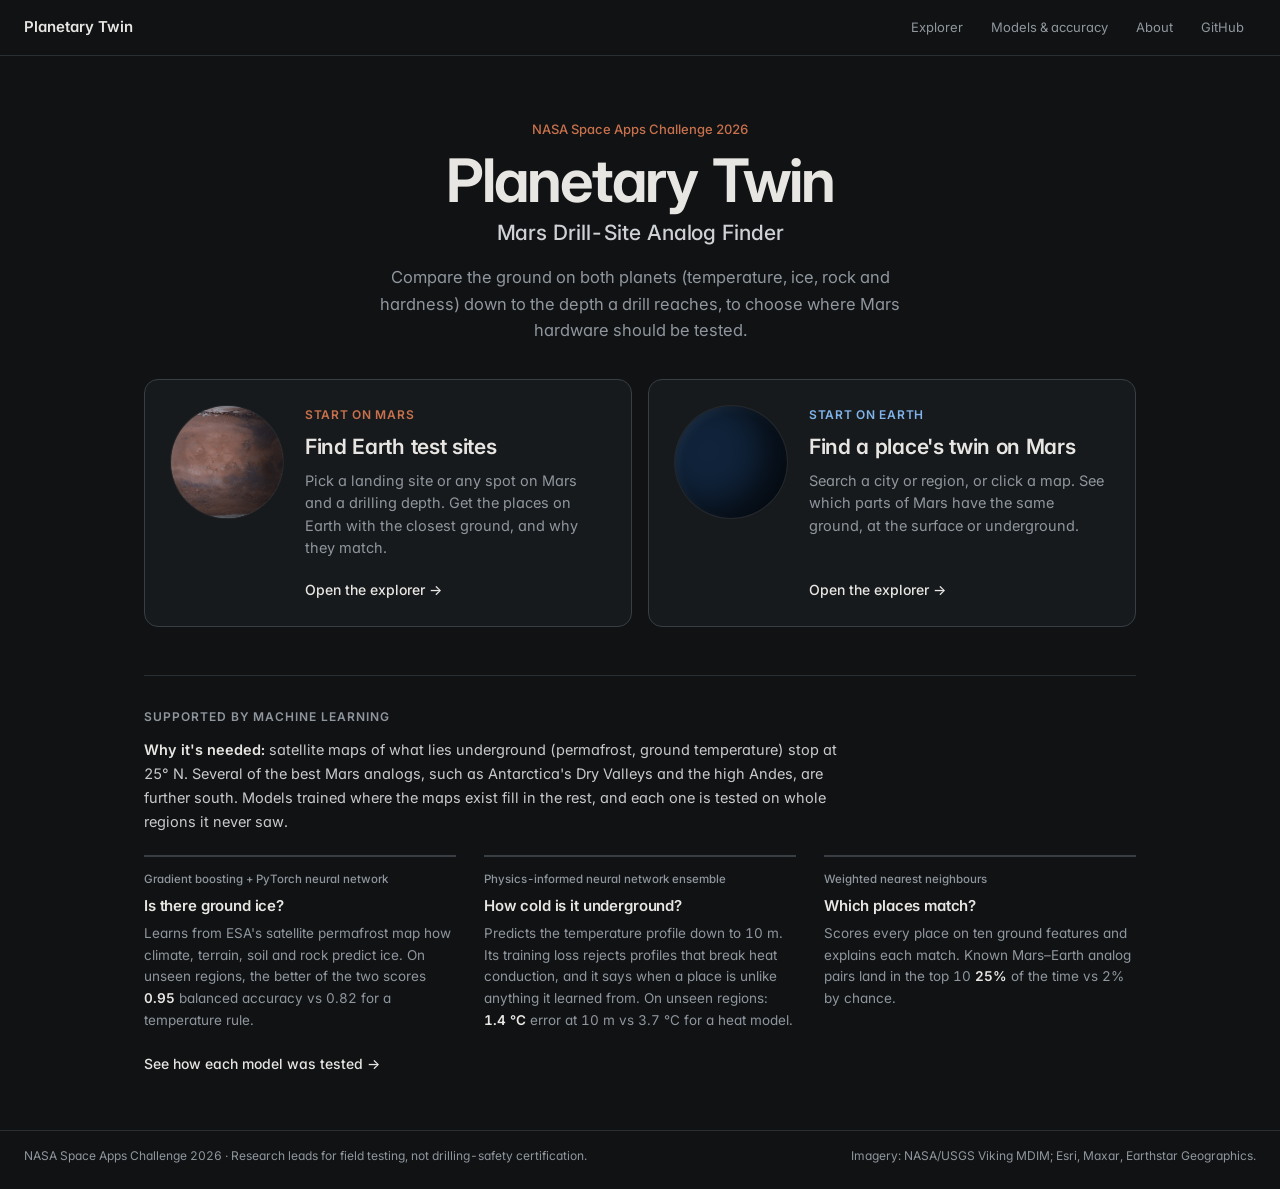
<file: web/index.html>
<!doctype html>
<html lang="en">
<head>
  <meta charset="utf-8" />
  <meta name="viewport" content="width=device-width, initial-scale=1" />
  <meta name="theme-color" content="#101214" />
  <title>Planetary Twin: Mars Drill-Site Analog Finder</title>
  <meta name="description" content="Compare ground conditions on Mars and Earth (temperature, ice, rock and hardness) at the depth a drill reaches, to choose where Mars hardware is tested." />
  <link rel="preconnect" href="https://fonts.googleapis.com" />
  <link rel="preconnect" href="https://fonts.gstatic.com" crossorigin />
  <link rel="stylesheet" href="https://fonts.googleapis.com/css2?family=Inter:wght@400;500;600;700&display=swap" />
  <link rel="stylesheet" href="./styles.css" />
  <script>
    // Older shared links pointed at index.html#lat=..; send them to the explorer.
    if (/(^|[#&])(lat|mode|elat|q)=/.test(location.hash.slice(1))) location.replace('./app.html' + location.hash);
  </script>
</head>
<body class="home">
  <header class="topbar">
    <a class="brand" href="./index.html"><strong>Planetary Twin</strong></a>
    <nav><a href="./app.html">Explorer</a><a href="./app.html#accuracy">Models<span class="nav-long"> &amp; accuracy</span></a><a href="./about.html">About</a><a href="https://github.com/dominic-chw/SpaceApps2026" target="_blank" rel="noopener noreferrer" class="nav-gh">GitHub</a></nav>
  </header>

  <main class="home-main">
    <section class="home-hero">
      <p class="kicker">NASA Space Apps Challenge 2026</p>
      <h1>Planetary Twin</h1>
      <p class="home-sub">Mars Drill-Site Analog Finder</p>
      <p class="home-lede">Compare the ground on both planets (temperature, ice, rock and hardness) down to the depth a drill reaches, to choose where Mars hardware should be tested.</p>
    </section>

    <div class="choices">
      <a class="choice mars" href="./app.html">
        <span class="planet mars" aria-hidden="true"></span>
        <span class="choice-body">
          <span class="choice-kicker">Start on Mars</span>
          <strong>Find Earth test sites</strong>
          <span class="choice-text">Pick a landing site or any spot on Mars and a drilling depth. Get the places on Earth with the closest ground, and why they match.</span>
          <span class="choice-go">Open the explorer <span aria-hidden="true">→</span></span>
        </span>
      </a>
      <a class="choice earth" href="./app.html#mode=reverse">
        <span class="planet earth" aria-hidden="true"></span>
        <span class="choice-body">
          <span class="choice-kicker">Start on Earth</span>
          <strong>Find a place's twin on Mars</strong>
          <span class="choice-text">Search a city or region, or click a map. See which parts of Mars have the same ground, at the surface or underground.</span>
          <span class="choice-go">Open the explorer <span aria-hidden="true">→</span></span>
        </span>
      </a>
    </div>

    <section class="home-ml" aria-labelledby="ml-title">
      <h2 id="ml-title">Supported by machine learning</h2>
      <p class="ml-why"><strong>Why it's needed:</strong> satellite maps of what lies underground (permafrost, ground temperature) stop at 25° N. Several of the best Mars analogs, such as Antarctica's Dry Valleys and the high Andes, are further south. Models trained where the maps exist fill in the rest, and each one is tested on whole regions it never saw.</p>
      <div class="ml-items">
        <div class="ml-item">
          <span class="ml-kicker">Gradient boosting + PyTorch neural network</span>
          <h3>Is there ground ice?</h3>
          <p>Learns from ESA's satellite permafrost map how climate, terrain, soil and rock predict ice.<span data-ml="ice"></span></p>
        </div>
        <div class="ml-item">
          <span class="ml-kicker">Physics-informed neural network ensemble</span>
          <h3>How cold is it underground?</h3>
          <p>Predicts the temperature profile down to 10 m. Its training loss rejects profiles that break heat conduction, and it says when a place is unlike anything it learned from.<span data-ml="temp"></span></p>
        </div>
        <div class="ml-item">
          <span class="ml-kicker">Weighted nearest neighbours</span>
          <h3>Which places match?</h3>
          <p>Scores every place on ten ground features and explains each match.<span data-ml="match"></span></p>
        </div>
      </div>
      <a class="ml-link" href="./app.html#accuracy">See how each model was tested <span aria-hidden="true">→</span></a>
    </section>
  </main>

  <footer>
    <span>NASA Space Apps Challenge 2026 · Research leads for field testing, not drilling-safety certification.</span>
    <span>Imagery: NASA/USGS Viking MDIM; Esri, Maxar, Earthstar Geographics.</span>
  </footer>

  <script>
    // Tested numbers, read from the pipeline outputs (held-out regions / pairs only).
    (() => {
      const get = p => fetch(new URL(p, new URL('../', location.href)), {cache: 'no-cache'}).then(r => r.ok ? r.json() : null).catch(() => null);
      const mean = xs => xs.length ? xs.reduce((a, b) => a + b, 0) / xs.length : null;
      const put = (k, html) => { const el = document.querySelector(`[data-ml="${k}"]`); if (el) el.innerHTML = ' ' + html; };
      Promise.all([get('output/ml_report.json'), get('output/validation.json')]).then(([ml, v]) => {
        const pm = ml && ml.permafrost_model;
        if (pm) {
          const rs = Object.values(pm.leave_region_out || {}).filter(r => r.model && r.model.balanced_accuracy != null && r.temperature_rule);
          const best = mean(rs.map(r => Math.max(r.model.balanced_accuracy, r.nn ? r.nn.balanced_accuracy : 0)));
          const rule = mean(rs.map(r => r.temperature_rule.balanced_accuracy));
          if (best != null && rule != null) put('ice', `On unseen regions, the better of the two scores <b>${best.toFixed(2)}</b> balanced accuracy vs ${rule.toFixed(2)} for a temperature rule.`);
        }
        const pn = ml && ml.profile_nn;
        if (pn && pn.leave_region_out) {
          const rs = Object.values(pn.leave_region_out).filter(r => r.physics_informed_nn && r.heat_model);
          const nn = mean(rs.map(r => r.physics_informed_nn.rmse_10m)), heat = mean(rs.map(r => r.heat_model.rmse_10m));
          if (nn != null && heat != null) put('temp', `On unseen regions: <b>${nn.toFixed(1)}&nbsp;°C</b> error at 10&nbsp;m vs ${heat.toFixed(1)}&nbsp;°C for a heat model.`);
        }
        if (v && v.overall && !v.fake) put('match', `Known Mars–Earth analog pairs land in the top 10 <b>${Math.round(v.overall.recall_at_10 * 100)}%</b> of the time vs ${Math.round(v.overall.random_recall_at_10 * 100)}% by chance.`);
      });
    })();
  </script>
</body>
</html>
</file>
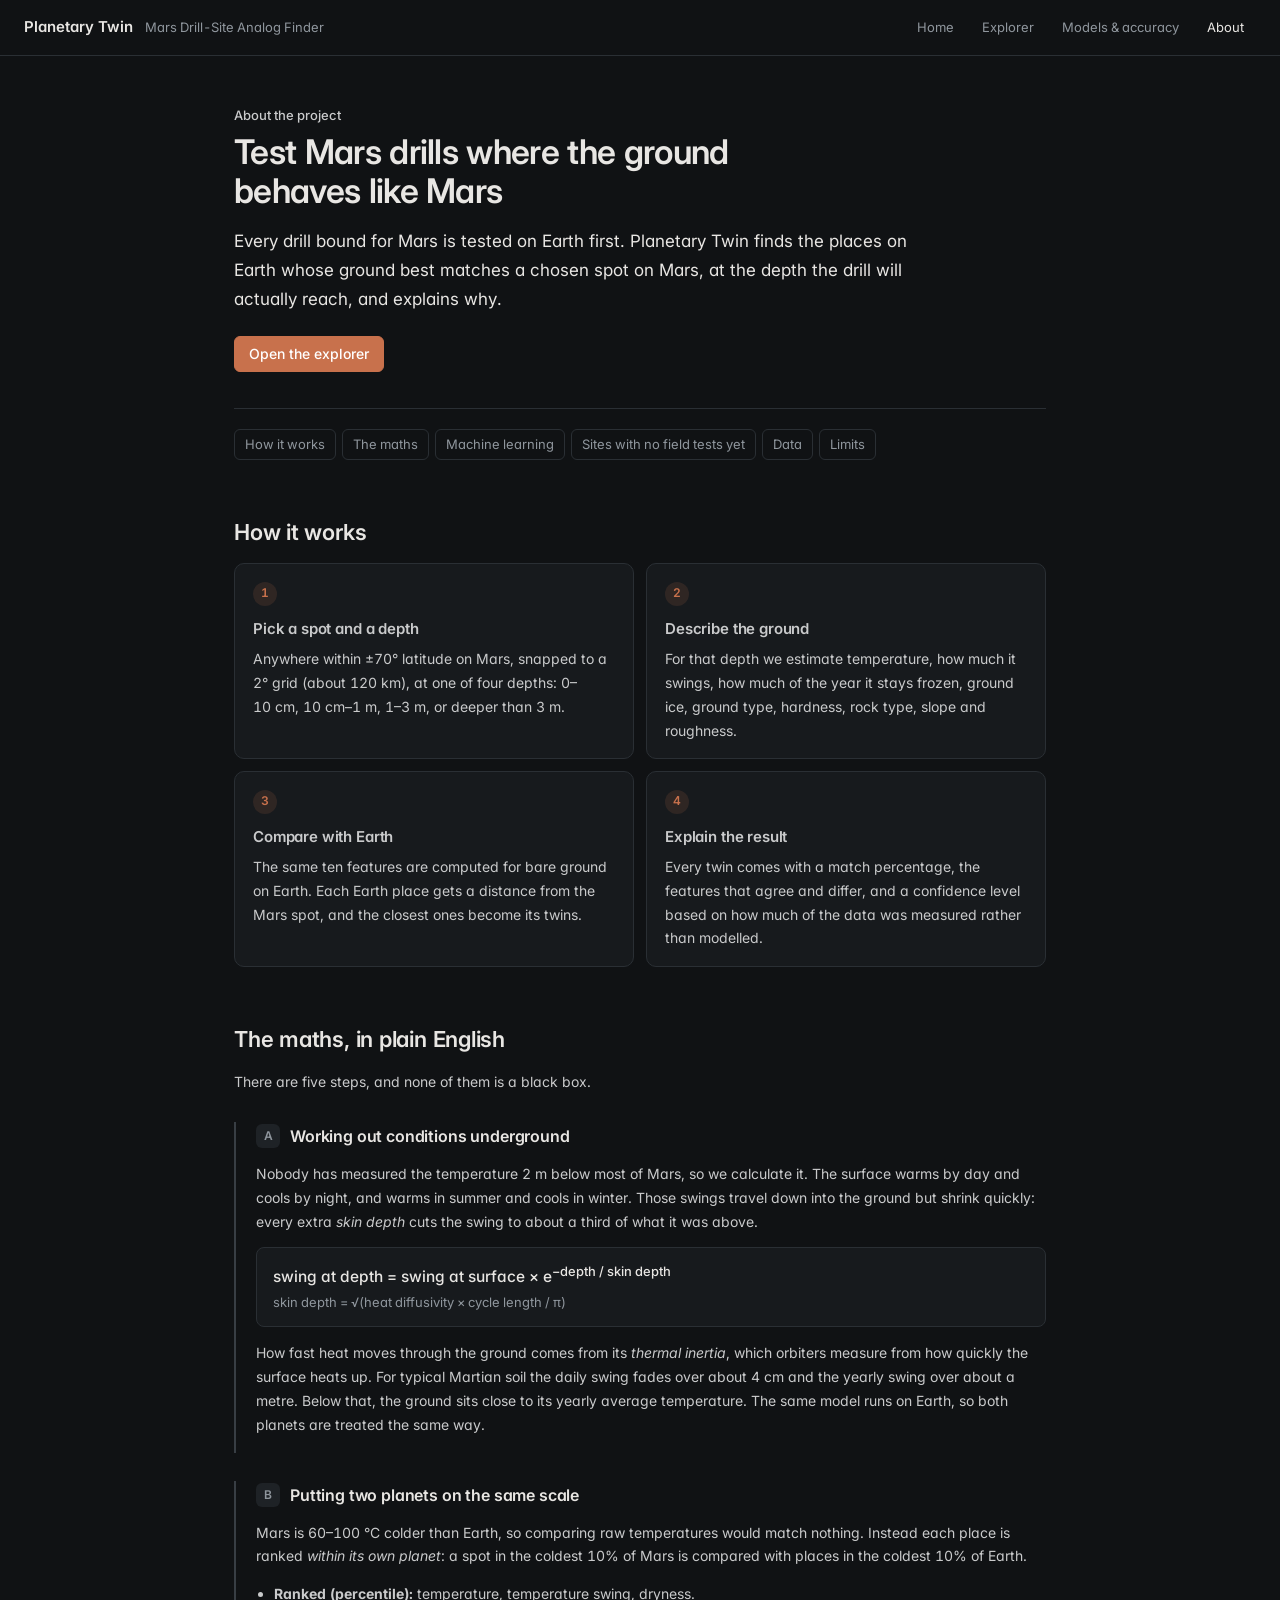
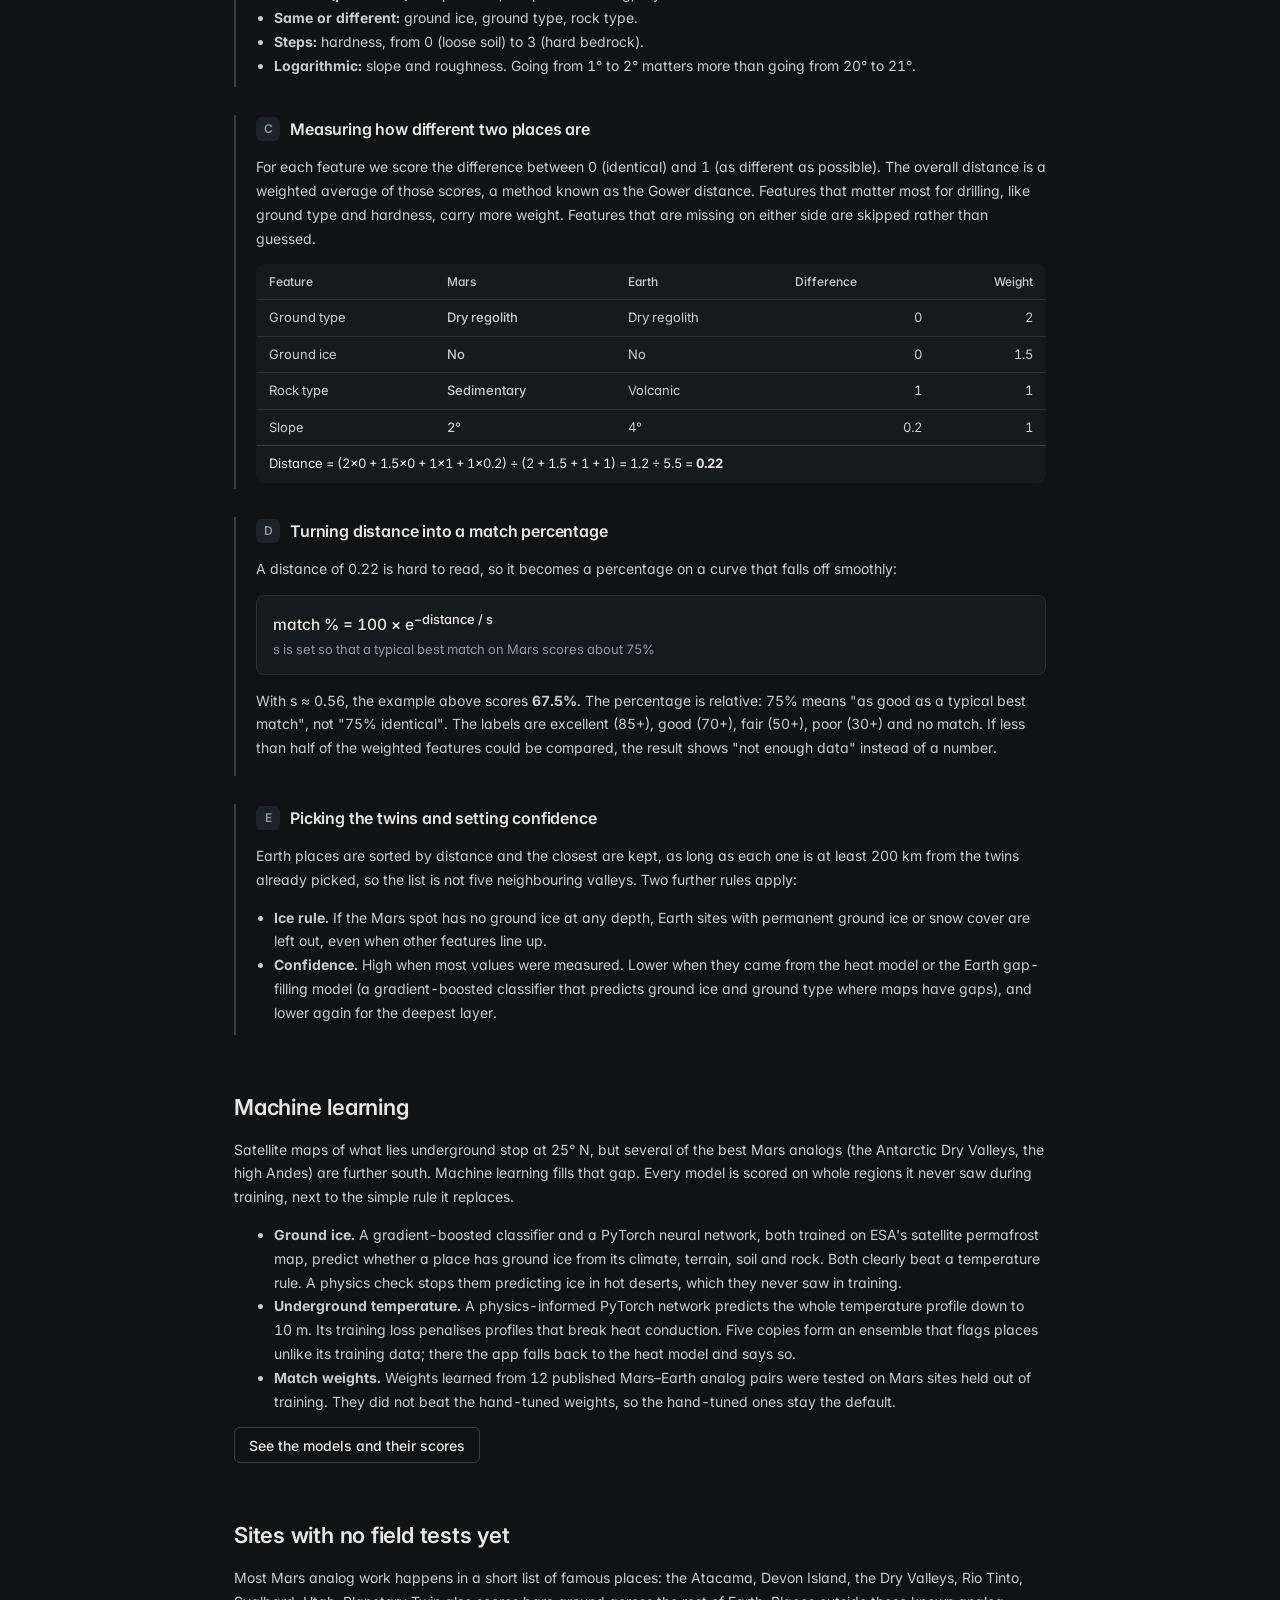
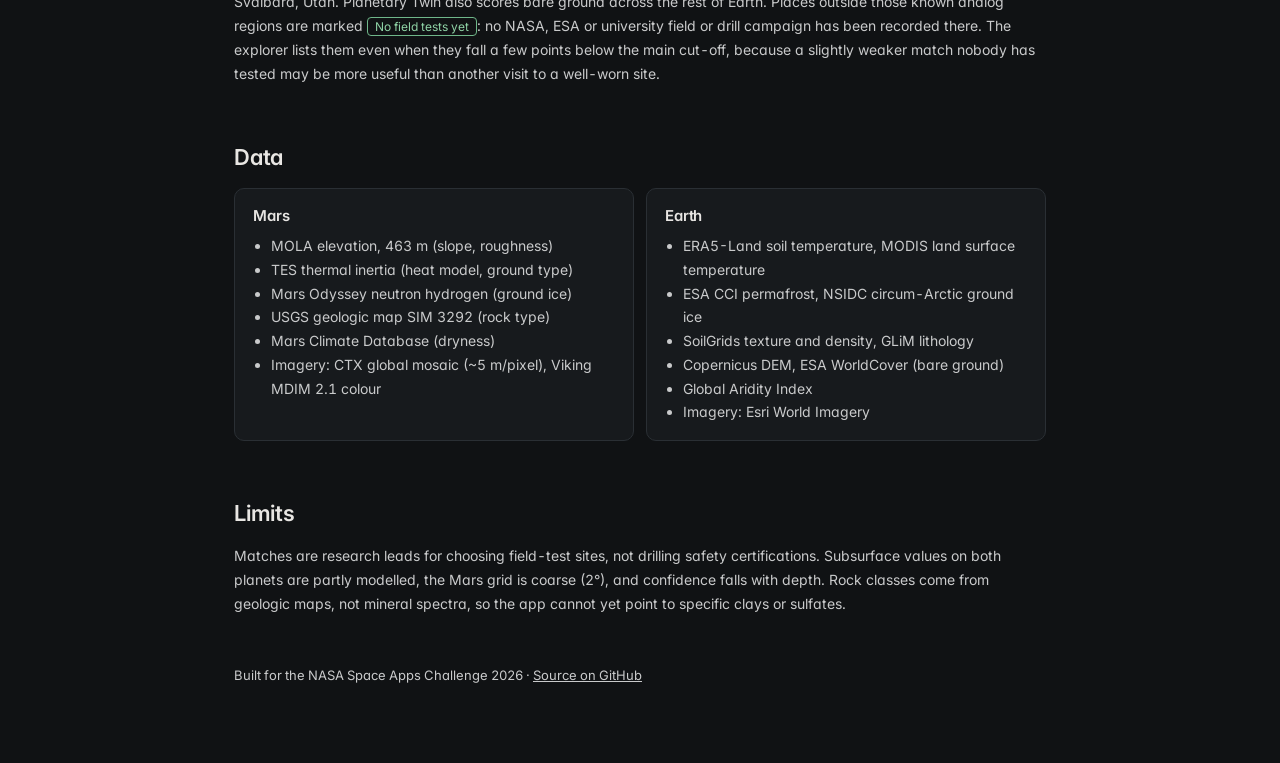
<file: web/about.html>
<!doctype html>
<html lang="en">
<head>
  <meta charset="utf-8" />
  <meta name="viewport" content="width=device-width, initial-scale=1" />
  <meta name="theme-color" content="#101214" />
  <title>About · Planetary Twin: Mars Drill-Site Analog Finder</title>
  <link rel="preconnect" href="https://fonts.googleapis.com" />
  <link rel="preconnect" href="https://fonts.gstatic.com" crossorigin />
  <link rel="stylesheet" href="https://fonts.googleapis.com/css2?family=Inter:wght@400;500;600;700&display=swap" />
  <link rel="stylesheet" href="./styles.css" />
</head>
<body>
  <header class="topbar">
    <a class="brand" href="./index.html"><strong>Planetary Twin</strong><span>Mars Drill-Site Analog Finder</span></a>
    <nav><a href="./index.html">Home</a><a href="./app.html">Explorer</a><a href="./app.html#accuracy">Models<span class="nav-long"> &amp; accuracy</span></a><a href="./about.html" aria-current="page">About</a></nav>
  </header>

  <main class="about">
    <section class="about-hero">
      <p class="kicker">About the project</p>
      <h1>Test Mars drills where the ground behaves like Mars</h1>
      <p class="lede">Every drill bound for Mars is tested on Earth first. Planetary Twin finds the places on Earth whose ground best matches a chosen spot on Mars, at the depth the drill will actually reach, and explains why.</p>
      <a class="btn" href="./app.html">Open the explorer</a>
    </section>

    <nav class="toc" aria-label="On this page">
      <a href="#how">How it works</a><a href="#maths">The maths</a><a href="#ml">Machine learning</a><a href="#untested">Sites with no field tests yet</a><a href="#data">Data</a><a href="#limits">Limits</a>
    </nav>

    <section id="how">
      <h2>How it works</h2>
      <ol class="steps">
        <li><span class="step-n">1</span><h3>Pick a spot and a depth</h3><p>Anywhere within ±70° latitude on Mars, snapped to a 2° grid (about 120 km), at one of four depths: 0–10 cm, 10 cm–1 m, 1–3 m, or deeper than 3 m.</p></li>
        <li><span class="step-n">2</span><h3>Describe the ground</h3><p>For that depth we estimate temperature, how much it swings, how much of the year it stays frozen, ground ice, ground type, hardness, rock type, slope and roughness.</p></li>
        <li><span class="step-n">3</span><h3>Compare with Earth</h3><p>The same ten features are computed for bare ground on Earth. Each Earth place gets a distance from the Mars spot, and the closest ones become its twins.</p></li>
        <li><span class="step-n">4</span><h3>Explain the result</h3><p>Every twin comes with a match percentage, the features that agree and differ, and a confidence level based on how much of the data was measured rather than modelled.</p></li>
      </ol>
    </section>

    <section id="maths">
      <h2>The maths, in plain English</h2>
      <p>There are five steps, and none of them is a black box.</p>

      <div class="math">
        <h3><span>A</span>Working out conditions underground</h3>
        <p>Nobody has measured the temperature 2 m below most of Mars, so we calculate it. The surface warms by day and cools by night, and warms in summer and cools in winter. Those swings travel down into the ground but shrink quickly: every extra <em>skin depth</em> cuts the swing to about a third of what it was above.</p>
        <div class="formula">swing at depth = swing at surface × e<sup>−depth / skin depth</sup><span>skin depth = √(heat diffusivity × cycle length / π)</span></div>
        <p>How fast heat moves through the ground comes from its <em>thermal inertia</em>, which orbiters measure from how quickly the surface heats up. For typical Martian soil the daily swing fades over about 4 cm and the yearly swing over about a metre. Below that, the ground sits close to its yearly average temperature. The same model runs on Earth, so both planets are treated the same way.</p>
      </div>

      <div class="math">
        <h3><span>B</span>Putting two planets on the same scale</h3>
        <p>Mars is 60–100 °C colder than Earth, so comparing raw temperatures would match nothing. Instead each place is ranked <em>within its own planet</em>: a spot in the coldest 10% of Mars is compared with places in the coldest 10% of Earth.</p>
        <ul>
          <li><strong>Ranked (percentile):</strong> temperature, temperature swing, dryness.</li>
          <li><strong>Same or different:</strong> ground ice, ground type, rock type.</li>
          <li><strong>Steps:</strong> hardness, from 0 (loose soil) to 3 (hard bedrock).</li>
          <li><strong>Logarithmic:</strong> slope and roughness. Going from 1° to 2° matters more than going from 20° to 21°.</li>
        </ul>
      </div>

      <div class="math">
        <h3><span>C</span>Measuring how different two places are</h3>
        <p>For each feature we score the difference between 0 (identical) and 1 (as different as possible). The overall distance is a weighted average of those scores, a method known as the Gower distance. Features that matter most for drilling, like ground type and hardness, carry more weight. Features that are missing on either side are skipped rather than guessed.</p>
        <table class="example">
          <thead><tr><th>Feature</th><th>Mars</th><th>Earth</th><th>Difference</th><th>Weight</th></tr></thead>
          <tbody>
            <tr><td>Ground type</td><td>Dry regolith</td><td>Dry regolith</td><td>0</td><td>2</td></tr>
            <tr><td>Ground ice</td><td>No</td><td>No</td><td>0</td><td>1.5</td></tr>
            <tr><td>Rock type</td><td>Sedimentary</td><td>Volcanic</td><td>1</td><td>1</td></tr>
            <tr><td>Slope</td><td>2°</td><td>4°</td><td>0.2</td><td>1</td></tr>
          </tbody>
          <tfoot><tr><td colspan="5">Distance = (2×0 + 1.5×0 + 1×1 + 1×0.2) ÷ (2 + 1.5 + 1 + 1) = 1.2 ÷ 5.5 = <strong>0.22</strong></td></tr></tfoot>
        </table>
      </div>

      <div class="math">
        <h3><span>D</span>Turning distance into a match percentage</h3>
        <p>A distance of 0.22 is hard to read, so it becomes a percentage on a curve that falls off smoothly:</p>
        <div class="formula">match % = 100 × e<sup>−distance / s</sup><span>s is set so that a typical best match on Mars scores about 75%</span></div>
        <p>With s ≈ 0.56, the example above scores <strong>67.5%</strong>. The percentage is relative: 75% means "as good as a typical best match", not "75% identical". The labels are excellent (85+), good (70+), fair (50+), poor (30+) and no match. If less than half of the weighted features could be compared, the result shows "not enough data" instead of a number.</p>
      </div>

      <div class="math">
        <h3><span>E</span>Picking the twins and setting confidence</h3>
        <p>Earth places are sorted by distance and the closest are kept, as long as each one is at least 200 km from the twins already picked, so the list is not five neighbouring valleys. Two further rules apply:</p>
        <ul>
          <li><strong>Ice rule.</strong> If the Mars spot has no ground ice at any depth, Earth sites with permanent ground ice or snow cover are left out, even when other features line up.</li>
          <li><strong>Confidence.</strong> High when most values were measured. Lower when they came from the heat model or the Earth gap-filling model (a gradient-boosted classifier that predicts ground ice and ground type where maps have gaps), and lower again for the deepest layer.</li>
        </ul>
      </div>
    </section>

    <section id="ml">
      <h2>Machine learning</h2>
      <p>Satellite maps of what lies underground stop at 25° N, but several of the best Mars analogs (the Antarctic Dry Valleys, the high Andes) are further south. Machine learning fills that gap. Every model is scored on whole regions it never saw during training, next to the simple rule it replaces.</p>
      <ul>
        <li><strong>Ground ice.</strong> A gradient-boosted classifier and a PyTorch neural network, both trained on ESA's satellite permafrost map, predict whether a place has ground ice from its climate, terrain, soil and rock. Both clearly beat a temperature rule. A physics check stops them predicting ice in hot deserts, which they never saw in training.</li>
        <li><strong>Underground temperature.</strong> A physics-informed PyTorch network predicts the whole temperature profile down to 10 m. Its training loss penalises profiles that break heat conduction. Five copies form an ensemble that flags places unlike its training data; there the app falls back to the heat model and says so.</li>
        <li><strong>Match weights.</strong> Weights learned from 12 published Mars–Earth analog pairs were tested on Mars sites held out of training. They did not beat the hand-tuned weights, so the hand-tuned ones stay the default.</li>
      </ul>
      <p><a class="btn ghost" href="./app.html#accuracy">See the models and their scores</a></p>
    </section>

    <section id="untested">
      <h2>Sites with no field tests yet</h2>
      <p>Most Mars analog work happens in a short list of famous places: the Atacama, Devon Island, the Dry Valleys, Rio Tinto, Svalbard, Utah. Planetary Twin also scores bare ground across the rest of Earth. Places outside those known analog regions are marked <span class="inline-tag">No field tests yet</span>: no NASA, ESA or university field or drill campaign has been recorded there. The explorer lists them even when they fall a few points below the main cut-off, because a slightly weaker match nobody has tested may be more useful than another visit to a well-worn site.</p>
    </section>

    <section id="data">
      <h2>Data</h2>
      <div class="data-grid">
        <div><h3>Mars</h3><ul>
          <li>MOLA elevation, 463 m (slope, roughness)</li>
          <li>TES thermal inertia (heat model, ground type)</li>
          <li>Mars Odyssey neutron hydrogen (ground ice)</li>
          <li>USGS geologic map SIM 3292 (rock type)</li>
          <li>Mars Climate Database (dryness)</li>
          <li>Imagery: CTX global mosaic (~5 m/pixel), Viking MDIM 2.1 colour</li>
        </ul></div>
        <div><h3>Earth</h3><ul>
          <li>ERA5-Land soil temperature, MODIS land surface temperature</li>
          <li>ESA CCI permafrost, NSIDC circum-Arctic ground ice</li>
          <li>SoilGrids texture and density, GLiM lithology</li>
          <li>Copernicus DEM, ESA WorldCover (bare ground)</li>
          <li>Global Aridity Index</li>
          <li>Imagery: Esri World Imagery</li>
        </ul></div>
      </div>
    </section>

    <section id="limits">
      <h2>Limits</h2>
      <p>Matches are research leads for choosing field-test sites, not drilling safety certifications. Subsurface values on both planets are partly modelled, the Mars grid is coarse (2°), and confidence falls with depth. Rock classes come from geologic maps, not mineral spectra, so the app cannot yet point to specific clays or sulfates.</p>
    </section>

    <p class="about-foot muted">Built for the NASA Space Apps Challenge 2026 · <a href="https://github.com/dominic-chw/SpaceApps2026" target="_blank" rel="noopener noreferrer">Source on GitHub</a></p>
  </main>
</body>
</html>
</file>
<file: web/styles.css>
:root {
  --bg: #101214;
  --surface: #171a1d;
  --surface-2: #1e2226;
  --line: #2a2f34;
  --line-2: #383e44;
  --text: #e8e6e3;
  --muted: #8f969d;
  --accent: #c8714c;
  --accent-soft: rgba(200, 113, 76, .14);
  --excellent: #5fae7c;
  --good: #8fb35d;
  --fair: #d1a640;
  --poor: #d0794a;
  --none: #b85a50;
  --radius: 10px;
  --header: 56px;
}

* { box-sizing: border-box; }
html { color-scheme: dark; }
body {
  margin: 0;
  background: var(--bg);
  color: var(--text);
  font: 14px/1.5 Inter, system-ui, -apple-system, "Segoe UI", sans-serif;
  font-feature-settings: "tnum" 1, "cv11" 1;
  -webkit-font-smoothing: antialiased;
}
a { color: inherit; }
h1, h2, h3 { margin: 0; font-weight: 600; letter-spacing: -.01em; }
.muted { color: var(--muted); }
[hidden] { display: none !important; }

/* Header */
.topbar {
  height: var(--header);
  display: flex; align-items: center; justify-content: space-between;
  padding: 0 24px;
  border-bottom: 1px solid var(--line);
}
.brand { display: flex; align-items: baseline; gap: 12px; text-decoration: none; }
.brand strong { font-size: 15px; font-weight: 600; }
.brand span { color: var(--muted); font-size: 13px; }
nav { display: flex; gap: 4px; }
nav a { text-decoration: none; color: var(--muted); padding: 6px 12px; border-radius: 6px; font-size: 13px; }
nav a:hover { color: var(--text); background: var(--surface-2); }
nav a[aria-current="page"] { color: var(--text); }

/* Main layout: everything important fits in the first screen */
.app {
  display: grid;
  grid-template-columns: 360px minmax(0, 1fr);
  gap: 20px;
  padding: 20px 24px;
}
.side { display: flex; flex-direction: column; gap: 16px; min-width: 0; }
.main { display: flex; flex-direction: column; gap: 14px; min-width: 0; }

/* Globe */
.globe-wrap {
  position: relative;
  aspect-ratio: 1 / 0.92;
  background: var(--bg);
  border: 1px solid var(--line);
  border-radius: var(--radius);
  overflow: hidden;
}
.globe-wrap canvas { position: absolute; inset: 0; width: 100%; height: 100%; display: block; cursor: crosshair; outline: none; }
.globe-wrap.is-dragging canvas { cursor: grabbing; }
.globe-hint { position: absolute; left: 12px; bottom: 10px; margin: 0; font-size: 12px; color: var(--muted); pointer-events: none; }
.globe-zoom { position: absolute; right: 10px; top: 10px; display: flex; flex-direction: column; gap: 4px; z-index: 2; }
.globe-zoom button {
  width: 28px; height: 28px; border-radius: 6px;
  border: 1px solid var(--line-2); background: rgba(23, 26, 29, .9);
  color: var(--text); font-size: 14px; line-height: 1; cursor: pointer;
}
.globe-zoom button:hover { border-color: var(--muted); }

/* Controls */
.controls { display: flex; flex-direction: column; gap: 16px; }
.field { display: flex; flex-direction: column; gap: 6px; }
.label { font-size: 12px; font-weight: 500; color: var(--muted); }
.hint { margin: 0; font-size: 12px; color: var(--muted); min-height: 18px; }
.coords { display: grid; grid-template-columns: 1fr 1fr auto; gap: 8px; }
.coords label { position: relative; display: block; }
.coords label span { position: absolute; left: 10px; top: 50%; transform: translateY(-50%); font-size: 12px; color: var(--muted); pointer-events: none; }
input[type=number], select {
  width: 100%; height: 36px;
  background: var(--surface); color: var(--text);
  border: 1px solid var(--line-2); border-radius: 6px;
  font: inherit; font-size: 14px;
}
input[type=number] { padding: 0 8px 0 58px; text-align: right; -moz-appearance: textfield; }
.coords label:first-child input { padding-left: 38px; }
input[type=number]::-webkit-inner-spin-button { display: none; }
select { padding: 0 10px; cursor: pointer; }
input:focus-visible, select:focus-visible, button:focus-visible, canvas:focus-visible { outline: 2px solid var(--accent); outline-offset: 1px; }

.btn {
  height: 36px; padding: 0 14px;
  border: 1px solid var(--accent); border-radius: 6px;
  background: var(--accent); color: #fff;
  font: inherit; font-weight: 500; cursor: pointer;
}
.btn:hover { filter: brightness(1.08); }
.btn:disabled { opacity: .5; cursor: default; filter: none; }
.btn.ghost { background: transparent; color: var(--text); border-color: var(--line-2); }
.btn.ghost:hover:not(:disabled) { border-color: var(--muted); }

.segmented { display: grid; grid-template-columns: repeat(4, 1fr); border: 1px solid var(--line-2); border-radius: 6px; overflow: hidden; }
.segmented button {
  height: 34px; border: 0; border-left: 1px solid var(--line-2);
  background: var(--surface); color: var(--muted);
  font: inherit; font-size: 12.5px; cursor: pointer;
}
.segmented button:first-child { border-left: 0; }
.segmented button:hover { color: var(--text); }
.segmented button[aria-checked="true"] { background: var(--surface-2); color: var(--text); box-shadow: inset 0 -2px 0 var(--accent); }

/* Result header */
.result-head { display: flex; justify-content: space-between; align-items: flex-start; gap: 16px; }
.result-head h1 { font-size: 20px; }
.result-head p { margin: 2px 0 0; font-size: 13px; }

.notice { padding: 10px 12px; border-radius: 6px; font-size: 13px; background: rgba(209, 166, 64, .1); border: 1px solid rgba(209, 166, 64, .35); }
.notice.error { background: rgba(184, 90, 80, .12); border-color: rgba(184, 90, 80, .45); }

/* Twin cards with the match % up front */
.twins { list-style: none; margin: 0; padding: 0; display: grid; grid-template-columns: repeat(var(--n, 3), minmax(0, 1fr)); gap: 10px; }
@media (max-width: 720px) { .twins { grid-template-columns: repeat(2, minmax(0, 1fr)); } }
.twin {
  display: flex; flex-direction: column; gap: 6px;
  width: 100%; height: 100%; padding: 12px 14px;
  text-align: left; font: inherit; color: inherit;
  background: var(--surface); border: 1px solid var(--line); border-radius: var(--radius);
  cursor: pointer; transition: border-color .15s, background .15s;
}
.twin:hover { border-color: var(--line-2); }
.twin[aria-pressed="true"] { border-color: var(--accent); background: var(--surface-2); }
.twin .top { display: flex; justify-content: space-between; align-items: baseline; gap: 8px; }
.twin .rank { font-size: 12px; color: var(--muted); }
.twin .pct { font-size: 30px; font-weight: 600; line-height: 1.1; letter-spacing: -.02em; }
.twin .pct small { font-size: 16px; font-weight: 500; color: var(--muted); margin-left: 1px; }
.twin .name { font-weight: 500; line-height: 1.3; display: -webkit-box; -webkit-line-clamp: 2; -webkit-box-orient: vertical; overflow: hidden; }
.twin .meta { display: flex; align-items: center; gap: 8px; flex-wrap: wrap; font-size: 12px; color: var(--muted); }
.level { display: inline-flex; align-items: center; gap: 6px; font-size: 12px; color: var(--text); }
.level::before { content: ""; width: 8px; height: 8px; border-radius: 50%; background: var(--c, var(--muted)); }
.level.excellent { --c: var(--excellent); } .level.good { --c: var(--good); } .level.fair { --c: var(--fair); }
.level.poor { --c: var(--poor); } .level.no_match { --c: var(--none); }
.tag { font-size: 11px; padding: 1px 7px; border-radius: 4px; border: 1px solid var(--line-2); color: var(--muted); }
.tag.new { color: var(--accent); border-color: var(--accent); }
.tag.low { color: var(--fair); border-color: rgba(209, 166, 64, .5); }
.twin.skeleton { cursor: default; color: var(--muted); min-height: 104px; justify-content: center; }

/* Satellite views */
.views { display: grid; grid-template-columns: 1fr 1fr; gap: 10px; height: clamp(340px, calc(100vh - 380px), 560px); }
.view { margin: 0; display: flex; flex-direction: column; border: 1px solid var(--line); border-radius: var(--radius); overflow: hidden; background: var(--surface); }
.map { flex: 1; min-height: 300px; background: #0b0c0e; }
.view figcaption { display: flex; justify-content: space-between; gap: 12px; padding: 8px 12px; font-size: 13px; border-top: 1px solid var(--line); }
.view figcaption strong, .view figcaption span { min-width: 0; overflow: hidden; text-overflow: ellipsis; white-space: nowrap; }
.view figcaption span { color: var(--muted); text-align: right; flex-shrink: 0; max-width: 60%; }
.leaflet-container { font: inherit; background: #0b0c0e; }
.leaflet-control-attribution { background: rgba(16, 18, 20, .75) !important; color: var(--muted) !important; font-size: 10px; }
.leaflet-control-attribution a { color: var(--muted) !important; }
.leaflet-bar a { background: rgba(23, 26, 29, .92); color: var(--text); border-color: var(--line-2) !important; }
.leaflet-bar a:hover { background: var(--surface-2); color: var(--text); }
.leaflet-bar { border: 1px solid var(--line-2) !important; box-shadow: none !important; }
.pin { width: 22px; height: 22px; border-radius: 50%; border: 2px solid #fff; box-shadow: 0 0 0 1px rgba(0,0,0,.5); display: grid; place-items: center; font-size: 11px; font-weight: 600; color: #fff; background: rgba(0,0,0,.45); }
.pin.on { background: var(--accent); }
.findings:has(> :nth-child(4)) { grid-template-columns: 1fr 1fr; }
@media (max-width: 1080px) { .findings:has(> :nth-child(4)) { grid-template-columns: 1fr; } }
.fbar.plain i::after { background: #4f6f8f; }

/* Underground temperature (result card) */
.underground { grid-column: 1 / -1; border-top: 1px solid var(--line); padding-top: 10px; }
.ug-row { display: grid; grid-template-columns: repeat(5, minmax(0, 1fr)); gap: 6px; }
.ug-cell { display: flex; flex-direction: column; gap: 2px; padding: 6px 8px; border: 1px solid var(--line); border-radius: 4px; background: var(--surface-2); }
.ug-cell span { font-size: 11.5px; color: var(--muted); }
.ug-cell b { font-weight: 600; font-variant-numeric: tabular-nums; }
.ug-cell.frozen b { color: #7fb3ea; }
.ug-src { margin: 6px 0 0; font-size: 12px; color: var(--muted); }
.ug-warn { margin: 6px 0 0; padding: 8px 10px; border-radius: 4px; border: 1px solid rgba(208, 121, 74, .45); background: rgba(208, 121, 74, .08); font-size: 12.5px; }
@media (max-width: 520px) { .ug-row { grid-template-columns: repeat(3, minmax(0, 1fr)); } }

/* Why it matched */
.why { display: grid; grid-template-columns: 1fr 1fr auto; gap: 16px; padding: 12px 14px; border: 1px solid var(--line); border-radius: var(--radius); background: var(--surface); font-size: 13px; }
.why:empty { display: none; }
.why h3 { font-size: 12px; font-weight: 500; color: var(--muted); margin-bottom: 6px; }
.chips { display: flex; flex-wrap: wrap; gap: 6px; }
.chip { padding: 2px 8px; border-radius: 4px; background: var(--surface-2); border: 1px solid var(--line); }
.chip.diff { border-color: rgba(208, 121, 74, .45); }
.why .conf { text-align: right; white-space: nowrap; }
.why .campaigns { grid-column: 1 / -1; border-top: 1px solid var(--line); padding-top: 10px; }
.why .campaigns p { margin: 0 0 4px; }

.why-note { grid-column: 1 / -1; margin: 0; font-size: 12.5px; color: var(--muted); border-top: 1px solid var(--line); padding-top: 10px; }

/* Ground profile (side view) */
.profile-card, #weights-card { grid-column: 1 / -1; }
.card-head { display: flex; justify-content: space-between; align-items: baseline; gap: 16px; flex-wrap: wrap; margin-bottom: 12px; }
.card-head h2 { margin: 0; }
.card-head p { margin: 0; font-size: 12.5px; }
.profile { --cols: 92px minmax(0, 1fr) 110px minmax(0, 1fr); display: flex; flex-direction: column; }
.p-head, .p-surface, .p-row { display: grid; grid-template-columns: var(--cols); column-gap: 10px; }
.p-head { font-size: 13px; padding-bottom: 6px; }
.p-head > div { display: flex; gap: 8px; align-items: baseline; min-width: 0; }
.p-head > div:nth-child(3) { justify-content: center; color: var(--muted); font-size: 12px; }
.p-head span { color: var(--muted); font-size: 12px; overflow: hidden; text-overflow: ellipsis; white-space: nowrap; }
.ground-line { height: 6px; border-radius: 2px 2px 0 0; }
.ground-line.mars { background: #b8673f; }
.ground-line.earth { background: #8a7a55; }
.p-row { cursor: pointer; position: relative; }
.p-row[data-band="skin"] { --h: 58px; }
.p-row[data-band="upper_metre"] { --h: 72px; }
.p-row[data-band="drill_zone"] { --h: 88px; }
.p-row[data-band="deep"] { --h: 100px; }
.p-row[data-band="deep"] .stratum { border-radius: 0 0 6px 6px; }
.p-depth { display: flex; flex-direction: column; justify-content: center; border-top: 1px dashed var(--line-2); font-size: 12px; color: var(--muted); }
.p-depth strong { color: var(--text); font-weight: 500; font-size: 13px; }
.p-mid { display: flex; flex-direction: column; align-items: center; justify-content: center; gap: 2px; border-top: 1px dashed var(--line-2); }
.p-mid strong { font-size: 18px; font-weight: 600; }
.p-row.sel .p-depth strong, .p-row.sel .p-mid strong { color: var(--accent); }
.p-row:hover .stratum { filter: brightness(1.12); }
.p-row:focus-visible { outline: 2px solid var(--accent); outline-offset: 2px; }

.stratum {
  --rock: #6b5a4c;
  position: relative; min-height: var(--h); padding: 8px 10px;
  display: flex; align-items: center;
  border-top: 1px solid rgba(0, 0, 0, .35);
  background: radial-gradient(rgba(255, 255, 255, .16) 1px, transparent 1.5px) 0 0 / 8px 8px, var(--rock);
}
.p-row.sel .stratum { box-shadow: inset 0 0 0 2px var(--accent); }
.stratum[data-rock="volcanic"] { --rock: #4d4440; }
.stratum[data-rock="sedimentary"], i[data-rock="sedimentary"] { --rock: #8d6d4b; }
.stratum[data-rock="clay_sulfate"] { --rock: #a08a58; }
.stratum[data-rock="impact_mixed"] { --rock: #74533f; }
.stratum[data-rock="icy"] { --rock: #7f97a3; }
[data-ground="ice_cemented"] {
  background: radial-gradient(rgba(220, 240, 255, .5) 1px, transparent 1.6px) 0 0 / 8px 8px,
              linear-gradient(rgba(150, 195, 225, .38), rgba(150, 195, 225, .38)), var(--rock, #6b5a4c);
}
[data-ground="massive_ice"] {
  background: repeating-linear-gradient(135deg, rgba(255, 255, 255, .14) 0 2px, transparent 2px 11px), #8fb2c4;
}
[data-ground="bedrock"] {
  background: linear-gradient(rgba(0, 0, 0, .3) 1px, transparent 1px) 0 0 / 100% 16px,
              linear-gradient(90deg, rgba(0, 0, 0, .3) 1px, transparent 1px) 0 0 / 34px 16px, var(--rock, #4d4440);
}
.stratum:not([data-ground]) { background: var(--surface-2); }
/* drill string down to the chosen depth */
.p-row.drilled .stratum::after { content: ""; position: absolute; right: 22%; top: 0; bottom: 0; width: 3px; background: #d9d6d2; opacity: .85; }
.p-row.sel .stratum::after { bottom: 14px; }
.p-row.sel .stratum::before { content: ""; position: absolute; right: calc(22% - 5px); bottom: 4px; border: 6.5px solid transparent; border-top: 10px solid #d9d6d2; border-bottom: 0; }
.st-label { display: flex; flex-direction: column; gap: 1px; padding: 5px 9px; border-radius: 5px; background: rgba(16, 18, 20, .8); font-size: 12px; max-width: 72%; }
.st-label strong { font-size: 13px; font-weight: 500; }
.st-label small { color: var(--muted); font-size: 11.5px; }
.st-label .d { color: #e8936a; }
.p-legend { display: flex; flex-wrap: wrap; gap: 6px 16px; margin-top: 12px; font-size: 12px; color: var(--muted); align-items: center; }
.p-legend span { display: inline-flex; align-items: center; gap: 6px; }
.p-legend i { width: 18px; height: 12px; border-radius: 2px; --rock: #8d6d4b; }
.p-legend i[data-ground="dry_regolith"] { background: radial-gradient(rgba(255, 255, 255, .2) 1px, transparent 1.5px) 0 0 / 6px 6px, var(--rock); }
.p-legend i[data-ground="bedrock"] { --rock: #4d4440; }
.p-legend .d-key { color: #e8936a; margin-left: auto; }

/* Below the fold */
.below { display: grid; grid-template-columns: repeat(auto-fit, minmax(360px, 1fr)); gap: 16px; padding: 4px 24px 24px; align-items: start; }
.card { background: var(--surface); border: 1px solid var(--line); border-radius: var(--radius); padding: 16px 18px; }
.card h2 { font-size: 15px; margin-bottom: 12px; }
details.card summary { list-style: none; cursor: pointer; display: flex; justify-content: space-between; align-items: baseline; gap: 12px; }
details.card summary::-webkit-details-marker { display: none; }
details.card summary h2 { margin: 0; }
details.card summary .muted { font-size: 12px; }
details.card[open] summary { margin-bottom: 14px; }

table { width: 100%; border-collapse: collapse; font-size: 13px; }
th, td { text-align: left; padding: 7px 0; border-bottom: 1px solid var(--line); }
th { font-weight: 500; color: var(--muted); font-size: 12px; }
td:nth-child(2) { font-weight: 500; }
td:last-child, th:last-child { text-align: right; color: var(--muted); }
tr:last-child td { border-bottom: 0; }

.stats { display: grid; grid-template-columns: repeat(auto-fit, minmax(120px, 1fr)); gap: 10px; }
.stat { padding: 10px 12px; background: var(--surface-2); border-radius: 6px; }
.stat strong { display: block; font-size: 22px; font-weight: 600; }
.stat span { font-size: 12px; color: var(--muted); }
.validation-note { font-size: 12px; color: var(--muted); margin: 12px 0 0; }

.weights { display: grid; grid-template-columns: repeat(auto-fit, minmax(220px, 1fr)); gap: 10px 20px; }
.weight { display: grid; grid-template-columns: 1fr 36px; gap: 2px 8px; font-size: 13px; }
.weight input { grid-column: 1 / -1; accent-color: var(--accent); width: 100%; }
.weight output { text-align: right; color: var(--muted); }
.weight-actions { display: flex; gap: 8px; align-items: center; margin-top: 14px; font-size: 12px; color: var(--muted); }

footer { display: flex; flex-wrap: wrap; justify-content: space-between; gap: 8px 24px; padding: 16px 24px 24px; border-top: 1px solid var(--line); font-size: 12px; color: var(--muted); }

/* About page */
.about { max-width: 860px; margin: 0 auto; padding: 48px 24px 64px; }
.about section { margin-top: 56px; scroll-margin-top: 24px; }
.about .about-hero { margin-top: 0; }
.about h1 { font-size: 34px; line-height: 1.15; letter-spacing: -.02em; margin: 6px 0 14px; max-width: 24ch; }
.about h2 { font-size: 22px; margin-bottom: 14px; }
.about h3 { font-size: 15px; margin-bottom: 6px; }
.about p, .about li { color: #c9cacb; line-height: 1.7; }
.about .lede { font-size: 17px; color: var(--text); max-width: 62ch; margin-bottom: 22px; }
.about .btn { display: inline-flex; align-items: center; text-decoration: none; }
.kicker { margin: 0; font-size: 13px; color: var(--accent); font-weight: 500; }
.toc { display: flex; flex-wrap: wrap; gap: 6px; margin-top: 36px; padding-top: 20px; border-top: 1px solid var(--line); }
.toc a { text-decoration: none; font-size: 13px; color: var(--muted); padding: 5px 10px; border: 1px solid var(--line); border-radius: 6px; }
.toc a:hover { color: var(--text); border-color: var(--line-2); }

.steps { list-style: none; padding: 0; margin: 0; display: grid; grid-template-columns: repeat(2, minmax(0, 1fr)); gap: 12px; }
.steps li { background: var(--surface); border: 1px solid var(--line); border-radius: var(--radius); padding: 16px 18px; margin: 0; }
.steps p { margin: 0; font-size: 14px; }
.step-n { display: inline-grid; place-items: center; width: 24px; height: 24px; border-radius: 50%; background: var(--accent-soft); color: var(--accent); font-size: 12px; font-weight: 600; margin-bottom: 10px; }

.math { border-left: 2px solid var(--line-2); padding: 2px 0 2px 20px; margin: 28px 0; }
.math h3 { display: flex; align-items: center; gap: 10px; font-size: 16px; margin-bottom: 8px; }
.math h3 span { display: inline-grid; place-items: center; width: 24px; height: 24px; border-radius: 6px; background: var(--surface-2); color: var(--muted); font-size: 12px; }
.math ul { padding-left: 18px; margin: 8px 0; }
.formula {
  margin: 14px 0; padding: 14px 16px; border-radius: 8px; background: var(--surface); border: 1px solid var(--line);
  font-size: 15.5px; color: var(--text); font-weight: 500;
}
.formula span { display: block; margin-top: 4px; font-size: 13px; color: var(--muted); font-weight: 400; }
.example { margin: 14px 0 4px; background: var(--surface); border: 1px solid var(--line); border-radius: 8px; overflow: hidden; }
.example th, .example td { padding: 8px 12px; text-align: left; color: #c9cacb; }
.example td:last-child, .example th:last-child { text-align: right; }
.example td:nth-child(4) { text-align: right; }
.example tfoot td { border-top: 1px solid var(--line-2); border-bottom: 0; text-align: left !important; color: var(--text); font-weight: 400; }
.inline-tag { font-size: 12px; padding: 1px 7px; border-radius: 4px; border: 1px solid #6fb78a; color: #8fd3a6; }
.data-grid { display: grid; grid-template-columns: repeat(2, minmax(0, 1fr)); gap: 12px; }
.data-grid > div { background: var(--surface); border: 1px solid var(--line); border-radius: var(--radius); padding: 16px 18px; }
.data-grid ul { margin: 0; padding-left: 18px; }
.data-grid li { font-size: 14px; }
.about-foot { margin-top: 48px; font-size: 13px; }
@media (max-width: 640px) { .steps, .data-grid { grid-template-columns: 1fr; } .about h1 { font-size: 27px; } }

/* Smaller screens: stack */
@media (max-width: 1080px) {
  .app { grid-template-columns: 1fr; min-height: 0; }
  .side { display: grid; grid-template-columns: minmax(0, 1fr) minmax(0, 1fr); align-items: start; }
}
@media (max-width: 720px) {
  .topbar, .app, .below, footer { padding-left: 16px; padding-right: 16px; }
  .brand span { display: none; }
  .side, .views { grid-template-columns: 1fr; }
  .views { height: auto; }
  .map { min-height: 280px; height: 280px; }
  .why { grid-template-columns: 1fr; }
  .why .conf { text-align: left; }
  .below { grid-template-columns: 1fr; }
  .profile { --cols: 58px minmax(0, 1fr) 54px minmax(0, 1fr); }
  .p-head > div:nth-child(3) { font-size: 0; }
  .st-label { max-width: 100%; }
  .p-row.drilled .stratum::after, .p-row.sel .stratum::before { display: none; }
  .p-mid .level { display: none; }
}

/* Tooltips on feature chips and labels */
.chip, .u-label { position: relative; cursor: help; }
.chip:focus-visible, .u-label:focus-visible { outline: 2px solid var(--accent); outline-offset: 1px; }
.tip {
  display: none; position: absolute; left: 0; bottom: calc(100% + 8px); z-index: 1100;
  width: min(340px, 80vw); padding: 10px 12px;
  background: #22262b; border: 1px solid var(--line-2); border-radius: 8px;
  box-shadow: 0 8px 24px rgba(0, 0, 0, .45);
  font-size: 12px; line-height: 1.5; color: #cfd2d5; text-align: left; white-space: normal; font-weight: 400;
}
.tip strong { display: block; color: var(--text); font-size: 13px; font-weight: 600; margin-bottom: 4px; }
.tip-vals { display: grid; grid-template-columns: auto 1fr; gap: 2px 10px; margin-top: 8px; padding-top: 8px; border-top: 1px solid var(--line-2); }
.tip-vals span { color: var(--muted); }
.tip-vals b { font-weight: 500; color: var(--text); }
.tip-vals em { font-style: normal; color: var(--muted); }
.chip:hover .tip, .chip:focus .tip, .u-label:hover .tip, .u-label:focus .tip { display: block; }
.why > div:nth-child(2) .tip { left: auto; right: -40px; }

/* Untested candidate sites */
.untested { display: flex; align-items: center; gap: 8px; flex-wrap: wrap; margin-top: -4px; }
.u-label { font-size: 12px; color: var(--muted); padding-right: 4px; border-bottom: 1px dotted var(--muted); }
.u-chip {
  display: inline-flex; align-items: baseline; gap: 8px; height: 30px; padding: 0 10px;
  border: 1px dashed #6fb78a; border-radius: 6px; background: rgba(95, 174, 124, .08);
  color: var(--text); font: inherit; font-size: 12.5px; cursor: pointer;
}
.u-chip b { color: #8fd3a6; font-weight: 600; }
.u-chip[aria-pressed="true"] { border-style: solid; background: rgba(95, 174, 124, .18); }
.tag.new { color: #8fd3a6; border-color: #6fb78a; }
.pin.cand { border-style: dashed; background: rgba(46, 110, 70, .75); }
.pin.cand.on { background: #3f9a63; border-style: solid; }

/* Globe highlight */
.chips-toggle { display: flex; flex-wrap: wrap; gap: 6px; }
.chips-toggle button {
  height: 30px; padding: 0 10px; border-radius: 6px; border: 1px solid var(--line-2);
  background: var(--surface); color: var(--muted); font: inherit; font-size: 12.5px; cursor: pointer;
}
.chips-toggle button:hover { color: var(--text); }
.chips-toggle button[aria-checked="true"] { color: var(--text); border-color: var(--accent); background: var(--accent-soft); }
.globe-legend { margin-top: 4px; font-size: 12px; color: var(--muted); }
.globe-legend p { margin: 4px 0 0; line-height: 1.4; }
.gl-keys { display: flex; flex-wrap: wrap; align-items: center; gap: 4px 6px; color: var(--text); }
.gl-keys i { width: 10px; height: 10px; border-radius: 2px; display: inline-block; margin-left: 6px; }
.gl-keys i:first-child { margin-left: 0; }

/* ---------- Search direction tabs ---------- */
body:not(.mode-reverse) .rev-only, body.mode-reverse .fwd-only { display: none !important; }
.modetabs { display: flex; gap: 4px; padding: 0 24px; border-bottom: 1px solid var(--line); }
.modetabs button {
  display: flex; flex-direction: column; align-items: flex-start; gap: 1px;
  padding: 12px 16px 11px; margin-bottom: -1px; border: 0; border-bottom: 2px solid transparent;
  background: none; color: var(--muted); font: inherit; font-size: 14px; font-weight: 600; cursor: pointer; text-align: left;
}
.modetabs button small { font-size: 12px; font-weight: 400; color: var(--muted); }
.modetabs button:hover { color: var(--text); }
.modetabs button[aria-selected="true"] { color: var(--text); border-bottom-color: var(--accent); }

/* Shared form bits */
.step { display: inline-grid; place-items: center; width: 18px; height: 18px; margin-right: 6px; border-radius: 50%;
  background: var(--surface-2); color: var(--text); font-size: 11px; font-weight: 600; }
.place-search { display: flex; flex-direction: column; gap: 6px; min-width: 0; }
.place-box { position: relative; display: grid; grid-template-columns: minmax(0, 1fr) auto; gap: 8px; }
input[type=search] {
  width: 100%; height: 36px; padding: 0 10px;
  background: var(--surface); color: var(--text);
  border: 1px solid var(--line-2); border-radius: 6px; font: inherit; font-size: 14px;
}
.suggest {
  position: absolute; left: 0; right: 0; top: calc(100% + 4px); z-index: 1200; margin: 0; padding: 4px; list-style: none;
  background: #1d2125; border: 1px solid var(--line-2); border-radius: 8px; box-shadow: 0 12px 32px rgba(0, 0, 0, .5);
}
.suggest li { display: flex; flex-direction: column; padding: 7px 10px; border-radius: 6px; cursor: pointer; }
.suggest li span { font-size: 12px; color: var(--muted); white-space: nowrap; overflow: hidden; text-overflow: ellipsis; }
.suggest li:hover, .suggest li[aria-selected="true"] { background: var(--surface-2); }
.presets { font-size: 12px; color: var(--muted); line-height: 1.7; }
button.link { padding: 0; border: 0; background: none; font: inherit; color: var(--text); cursor: pointer; text-decoration: underline; text-decoration-color: var(--line-2); text-underline-offset: 2px; }
button.link:hover { text-decoration-color: var(--text); }

/* Earth → Mars: left column (input) */
.rev-map { height: 260px; }
.rev-map .map { min-height: 0; }
.basis { grid-template-columns: 1fr 1fr; }
.basis button { border-top: 1px solid var(--line-2); }
.basis button:nth-child(-n+2) { border-top: 0; }
.basis button:nth-child(odd) { border-left: 0; }
.rev-place { display: flex; flex-direction: column; gap: 8px; padding: 12px 14px; border: 1px solid var(--line); border-radius: var(--radius); background: var(--surface); }
.rp-head { display: flex; align-items: center; justify-content: space-between; gap: 10px; }
.rp-facts { margin: 0; display: grid; gap: 4px; font-size: 13px; }
.rp-facts div { display: grid; grid-template-columns: 82px 1fr; gap: 8px; }
.rp-facts dt { color: var(--muted); }
.rp-facts dd { margin: 0; }
.rp-near { font-size: 12.5px; }
.rp-near summary { cursor: pointer; color: var(--muted); }
.rp-near div { display: flex; flex-direction: column; align-items: flex-start; gap: 4px; margin-top: 6px; }
.tag.known { color: #9cc3ef; border-color: #4a90d9; }

/* Earth → Mars: right column (results) */
.rev-results { display: grid; grid-template-columns: minmax(0, 1fr) 340px; gap: 16px; align-items: start; }
.rev-globe { display: flex; flex-direction: column; gap: 10px; min-width: 0; }
.rev-globe .globe-wrap { aspect-ratio: 1 / .82; }
.list-title { font-size: 12px; font-weight: 500; color: var(--muted); margin-bottom: 8px; }
.rev-list { list-style: none; margin: 0; padding: 0; display: flex; flex-direction: column; gap: 6px; }
.rev-list .empty { padding: 14px; border: 1px dashed var(--line-2); border-radius: var(--radius); color: var(--muted); font-size: 13px; }
.rev-item {
  display: grid; grid-template-columns: 22px minmax(0, 1fr) auto; align-items: center; gap: 10px; width: 100%;
  padding: 10px 12px; border: 1px solid var(--line); border-radius: var(--radius); background: var(--surface);
  color: inherit; font: inherit; text-align: left; cursor: pointer;
}
.rev-item:hover { border-color: var(--line-2); background: var(--surface-2); }
.rev-item[aria-pressed="true"] { border-color: var(--accent); background: var(--accent-soft); }
.ri-rank { color: var(--muted); font-size: 12px; font-weight: 600; text-align: center; }
.ri-main { display: flex; flex-direction: column; min-width: 0; }
.ri-main strong { font-weight: 600; font-size: 14px; white-space: nowrap; overflow: hidden; text-overflow: ellipsis; }
.ri-main small { color: var(--muted); font-size: 12px; }
.ri-score { display: flex; flex-direction: column; align-items: flex-end; gap: 2px; }
.ri-score strong { font-size: 17px; font-weight: 600; }
.why-title { grid-column: 1 / -1; display: flex; align-items: baseline; gap: 10px; flex-wrap: wrap; padding-bottom: 8px; border-bottom: 1px solid var(--line); }
.why-title strong { font-size: 14px; }
.why .rev-go { grid-column: 1 / -1; display: flex; justify-content: flex-end; border-top: 1px solid var(--line); padding-top: 10px; }
.notice.info { background: rgba(74, 144, 217, .1); border-color: rgba(74, 144, 217, .4); }
.head-actions { display: flex; gap: 8px; flex-shrink: 0; }

/* Globe legends: similarity heat (reverse) and drill difficulty (forward) */
.rev-legend { font-size: 12px; color: var(--muted); }
.rev-legend p { margin: 4px 0 0; line-height: 1.4; }
.gl-keys .ramp-wrap { display: inline-flex; flex-direction: column; gap: 2px; }
.ramp { display: block; width: 160px; height: 8px; border-radius: 4px; }
.ramp.similarity { background: linear-gradient(90deg, rgba(40, 140, 200, .25), rgb(100, 240, 255)); }
.ramp.difficulty { background: linear-gradient(90deg, rgb(95, 200, 120), rgb(230, 205, 80), rgb(235, 130, 60), rgb(205, 55, 55)); }
.ramp-ends { display: flex; justify-content: space-between; width: 160px; font-size: 11px; color: var(--muted); }

@media (max-width: 1080px) {
  .rev-results { grid-template-columns: 1fr; }
  body.mode-reverse .side { display: flex; }
}
@media (max-width: 720px) {
  .modetabs { padding: 0 8px; }
  .modetabs button { padding: 10px 10px 9px; font-size: 13.5px; }
  .modetabs button small { display: none; }
  .head-actions { flex-direction: column; }
}

/* ---------- How accurate is this? ---------- */
.findings { display: grid; grid-template-columns: 1.4fr 1fr 1fr; gap: 12px; }
.finding { display: flex; flex-direction: column; gap: 10px; padding: 16px 18px; border: 1px solid var(--line); border-radius: var(--radius); background: var(--surface-2); }
.finding-kicker { font-size: 11.5px; font-weight: 600; letter-spacing: .06em; text-transform: uppercase; color: var(--muted); }
.finding h3 { font-size: 15px; line-height: 1.35; font-weight: 600; }
.finding p { margin: 0; font-size: 12.5px; line-height: 1.5; color: var(--muted); }
.finding-bars { display: flex; flex-direction: column; gap: 6px; }
.fbar { display: grid; grid-template-columns: 150px minmax(0, 1fr) 40px; align-items: center; gap: 10px; font-size: 12.5px; }
.fbar span { color: var(--muted); }
.fbar i { display: block; height: 8px; border-radius: 4px; background: var(--line); position: relative; overflow: hidden; }
.fbar i::after { content: ""; position: absolute; inset: 0 auto 0 0; width: var(--w); border-radius: 4px; background: var(--muted); }
.fbar.gbm i::after { background: var(--accent); }
.fbar.nn i::after { background: #7fb3ea; }
.fbar b { font-weight: 600; text-align: right; font-variant-numeric: tabular-nums; }
.finding-stat { display: flex; flex-direction: column; gap: 4px; }
.finding-stat strong { font-size: 26px; font-weight: 600; letter-spacing: -.02em; }
.finding-stat strong small { font-size: 14px; color: var(--muted); font-weight: 400; }
.finding-stat span { font-size: 12.5px; line-height: 1.5; color: var(--muted); }
.data-title { margin: 22px 0 12px; padding-top: 16px; border-top: 1px solid var(--line); font-size: 12px; font-weight: 600; letter-spacing: .06em; text-transform: uppercase; color: var(--muted); }
@media (max-width: 1080px) { .findings { grid-template-columns: 1fr; } }
@media (max-width: 520px) { .fbar { grid-template-columns: 110px minmax(0, 1fr) 36px; } }
.accuracy-card { grid-column: 1 / -1; }
.acc-grid { display: grid; grid-template-columns: repeat(2, minmax(0, 1fr)); gap: 18px 28px; }
.acc { display: flex; flex-direction: column; gap: 10px; min-width: 0; }
.acc.wide { grid-column: 1 / -1; }
.acc h3 { font-size: 13px; font-weight: 600; display: flex; align-items: baseline; gap: 10px; flex-wrap: wrap; }
.acc h3 .muted { font-size: 12px; font-weight: 400; }
.acc .stat span em { display: block; font-style: normal; color: var(--muted); font-size: 11.5px; }
.table-scroll { overflow-x: auto; max-width: 100%; }
.table-scroll .acc-table { min-width: 520px; }
.acc-table { font-size: 12.5px; font-variant-numeric: tabular-nums; }
.acc-table th, .acc-table td { padding: 6px 10px 6px 0; text-align: right; }
.acc-table th:first-child, .acc-table tbody th { text-align: left; color: var(--text); font-weight: 500; }
.acc-table td { font-weight: 400; color: var(--muted); }
.acc-table td:nth-child(2) { font-weight: 400; }
.acc-table td.best { color: var(--text); font-weight: 600; }
.acc-table tbody tr:hover { background: var(--surface-2); }
.validation-note strong { color: var(--text); font-weight: 600; }
.acc-head { display: flex; justify-content: space-between; align-items: center; gap: 12px; flex-wrap: wrap; }
.metric-switch { grid-template-columns: repeat(3, auto); }
.metric-switch button { padding: 0 12px; height: 30px; }
.acc-table tbody th small { color: var(--muted); font-weight: 400; margin-left: 4px; }
.verdict { margin: 0; padding-left: 18px; font-size: 12.5px; color: var(--muted); }
.verdict li { margin: 2px 0; }
@media (max-width: 860px) { .acc-grid { grid-template-columns: 1fr; } .acc-table th, .acc-table td { padding-right: 6px; } }

/* Weight presets */
.weights-head { display: flex; flex-direction: column; gap: 6px; margin-bottom: 14px; }
.wmode { grid-template-columns: 1fr 1fr; max-width: 320px; }
.wmode button:disabled { opacity: .45; cursor: not-allowed; }

/* ---------- Mission brief: only exists on paper / PDF ---------- */
.brief { display: none; }
@media print {
  @page { margin: 14mm; }
  html { color-scheme: light; }
  body { background: #fff !important; color: #111; font-size: 11px; }
  body > *:not(.brief) { display: none !important; }
  .brief { display: block; color: #111; }
  .brief header { border-bottom: 2px solid #c8714c; padding-bottom: 8px; margin-bottom: 12px; }
  .brief .b-kicker { margin: 0; color: #c8714c; font-size: 10px; letter-spacing: .08em; text-transform: uppercase; font-weight: 600; }
  .brief h1 { font-size: 22px; margin: 2px 0; }
  .brief h2 { font-size: 13px; margin: 14px 0 6px; color: #333; }
  .brief h3 { font-size: 11.5px; margin: 0 0 4px; }
  .brief p { margin: 0 0 4px; }
  .brief .b-lead { font-size: 13px; }
  .brief .b-cols { display: grid; grid-template-columns: 1fr 1fr; gap: 14px; }
  .brief table { font-size: 10px; break-inside: avoid; }
  .brief th, .brief td { border-bottom: 1px solid #ddd; padding: 4px 6px 4px 0; color: #111; text-align: left; }
  .brief td:last-child, .brief th:last-child { text-align: left; color: #111; }
  .brief tr.sel td, .brief tr.sel th { background: #fbeee7; font-weight: 600; }
  .brief em { color: #2e7d4f; font-style: normal; font-weight: 600; }
  .brief footer { display: block; margin-top: 16px; padding-top: 8px; border-top: 1px solid #ddd; color: #555; font-size: 9.5px; }
}

/* ---------- Home page ---------- */
body.home { min-height: 100vh; display: flex; flex-direction: column; }
.home-main { flex: 1; width: 100%; max-width: 1040px; margin: 0 auto; padding: 64px 24px 56px; display: flex; flex-direction: column; gap: 36px; }
.home-hero { text-align: center; display: flex; flex-direction: column; align-items: center; }
.home-hero h1 { font-size: clamp(36px, 5.6vw, 60px); line-height: 1.02; letter-spacing: -.03em; font-weight: 650; margin: 10px 0 6px; }
.home-sub { margin: 0 0 16px; font-size: clamp(17px, 2vw, 21px); font-weight: 500; color: #cfd2d5; letter-spacing: -.005em; }
.home-lede { margin: 0; max-width: 58ch; font-size: 16.5px; line-height: 1.6; color: var(--muted); }
.choices { display: grid; grid-template-columns: 1fr 1fr; gap: 16px; }
.choice {
  display: grid; grid-template-columns: 112px minmax(0, 1fr); gap: 22px; align-items: start; padding: 26px;
  border: 1px solid var(--line-2); border-radius: 14px; background: var(--surface);
  color: var(--text); text-decoration: none; transition: border-color .15s, background .15s;
}
.choice:hover { border-color: #5a6168; background: var(--surface-2); }
.choice.mars:hover { border-color: rgba(200, 113, 76, .7); }
.choice.earth:hover { border-color: rgba(74, 144, 217, .7); }
.choice-body { display: flex; flex-direction: column; gap: 7px; min-width: 0; height: 100%; }
.choice-kicker { font-size: 12px; font-weight: 600; letter-spacing: .06em; text-transform: uppercase; color: var(--accent); }
.choice.earth .choice-kicker { color: #7fb3ea; }
.choice strong { font-size: 21px; font-weight: 600; letter-spacing: -.015em; }
.choice-text { color: var(--muted); font-size: 14.5px; line-height: 1.55; }
.choice-go { margin-top: auto; padding-top: 12px; font-size: 14px; font-weight: 500; }
.choice-go span { display: inline-block; transition: transform .15s; }
.choice:hover .choice-go span { transform: translateX(3px); }

/* Planet discs: the real imagery scrolling inside a shaded circle, i.e. a slowly turning globe. */
.planet { --d: 112px; width: var(--d); height: var(--d); border-radius: 50%; background-repeat: repeat-x;
  box-shadow: inset calc(var(--d) * -.2) calc(var(--d) * -.1) calc(var(--d) * .3) rgba(0, 0, 0, .7), inset 3px 3px 10px rgba(255, 255, 255, .06), 0 0 0 1px rgba(255, 255, 255, .06); }
.planet.mars { background-image: url(./mars.jpg); background-size: calc(var(--d) * 2) var(--d); animation: turn-mars 80s linear infinite; }
.planet.earth { background-image: url(https://server.arcgisonline.com/ArcGIS/rest/services/World_Imagery/MapServer/tile/0/0/0); background-color: #10233a;
  background-size: calc(var(--d) * 1.6) calc(var(--d) * 1.6); background-position-y: 48%; animation: turn-earth 80s linear infinite; }
@keyframes turn-mars { to { background-position-x: calc(var(--d) * -2); } }
@keyframes turn-earth { to { background-position-x: calc(var(--d) * -1.6); } }
@media (prefers-reduced-motion: reduce) { .planet { animation: none; } }

/* Supported by machine learning */
.home-ml { margin-top: 12px; padding-top: 32px; border-top: 1px solid var(--line); }
.home-ml h2 { font-size: 12px; font-weight: 600; letter-spacing: .08em; text-transform: uppercase; color: var(--muted); }
.ml-why { margin: 12px 0 22px; max-width: 78ch; font-size: 14.5px; line-height: 1.65; color: #c9cacb; }
.ml-why strong { color: var(--text); font-weight: 600; }
.ml-items { display: grid; grid-template-columns: repeat(3, minmax(0, 1fr)); gap: 28px; }
.ml-item { display: flex; flex-direction: column; gap: 6px; padding-top: 14px; border-top: 2px solid var(--line-2); }
.ml-kicker { font-size: 11.5px; font-weight: 500; color: var(--muted); }
.ml-item h3 { font-size: 15px; font-weight: 600; }
.ml-item p { margin: 0; font-size: 13.5px; line-height: 1.6; color: var(--muted); }
.ml-item p b { color: var(--text); font-weight: 600; }
.ml-link { display: inline-block; margin-top: 22px; font-size: 14px; font-weight: 500; color: var(--text); text-decoration: none; }
.ml-link:hover { text-decoration: underline; text-underline-offset: 3px; }
.home footer { border-top: 1px solid var(--line); }
@media (max-width: 860px) {
  .home-main { padding: 36px 16px 40px; gap: 28px; }
  .choices, .ml-items { grid-template-columns: 1fr; }
  .choice { grid-template-columns: 72px minmax(0, 1fr); gap: 16px; padding: 20px; }
  .planet { --d: 72px; }
  .ml-items { gap: 18px; }
}

/* About page: wide example table and formulas scroll inside their box on phones */
@media (max-width: 640px) { .example, .formula { display: block; overflow-x: auto; max-width: 100%; } }

.accuracy-card { position: relative; scroll-margin-top: 12px; }
.anchor { position: absolute; top: -12px; }
.home footer a, footer a { color: var(--muted); }
@media (max-width: 720px) { .topbar nav a { padding: 6px 8px; } }

.acc-why { margin: 0 0 16px; max-width: 92ch; font-size: 14px; line-height: 1.6; color: #c9cacb; }
.acc-why strong { color: var(--text); }

.brand strong { white-space: nowrap; }
@media (max-width: 560px) { .nav-long, .nav-gh { display: none; } .topbar nav a { padding: 6px 7px; } }

@media (max-width: 560px) { .brand span { display: none; } }

/* Ground profile on phones: labels stay inside their strata and wrap cleanly. */
@media (max-width: 720px) {
  .profile { --cols: 52px minmax(0, 1fr) 50px minmax(0, 1fr); }
  .p-head, .p-surface, .p-row { column-gap: 6px; }
  .stratum { padding: 6px; min-width: 0; }
  .st-label { max-width: 100%; min-width: 0; padding: 5px 7px; overflow-wrap: anywhere; }
  .st-label strong { font-size: 12px; }
  .st-label small { font-size: 10.5px; line-height: 1.35; }
  .p-depth strong { font-size: 12px; }
  .p-depth span { font-size: 10.5px; }
  .p-mid strong { font-size: 13px; }
  .p-head span { display: none; }
}

/* Error bars (underground temperature): shorter = better, so say it and mark the best. */
.bars-label { font-size: 11.5px; color: var(--muted); margin-bottom: 2px; }
.bars-label b { color: var(--text); font-weight: 600; }
.finding-bars.errors .fbar.rule i::after { background: #6b5552; }
.fbar em { font-style: normal; font-size: 10.5px; font-weight: 600; color: #8fd3a6; border: 1px solid #6fb78a; border-radius: 4px; padding: 0 4px; margin-left: 4px; }
.fbar.best span { color: var(--text); }
.finding-bars.errors .fbar { grid-template-columns: 170px minmax(0, 1fr) 54px; }
@media (max-width: 520px) { .finding-bars.errors .fbar { grid-template-columns: 128px minmax(0, 1fr) 50px; } }
</file>
